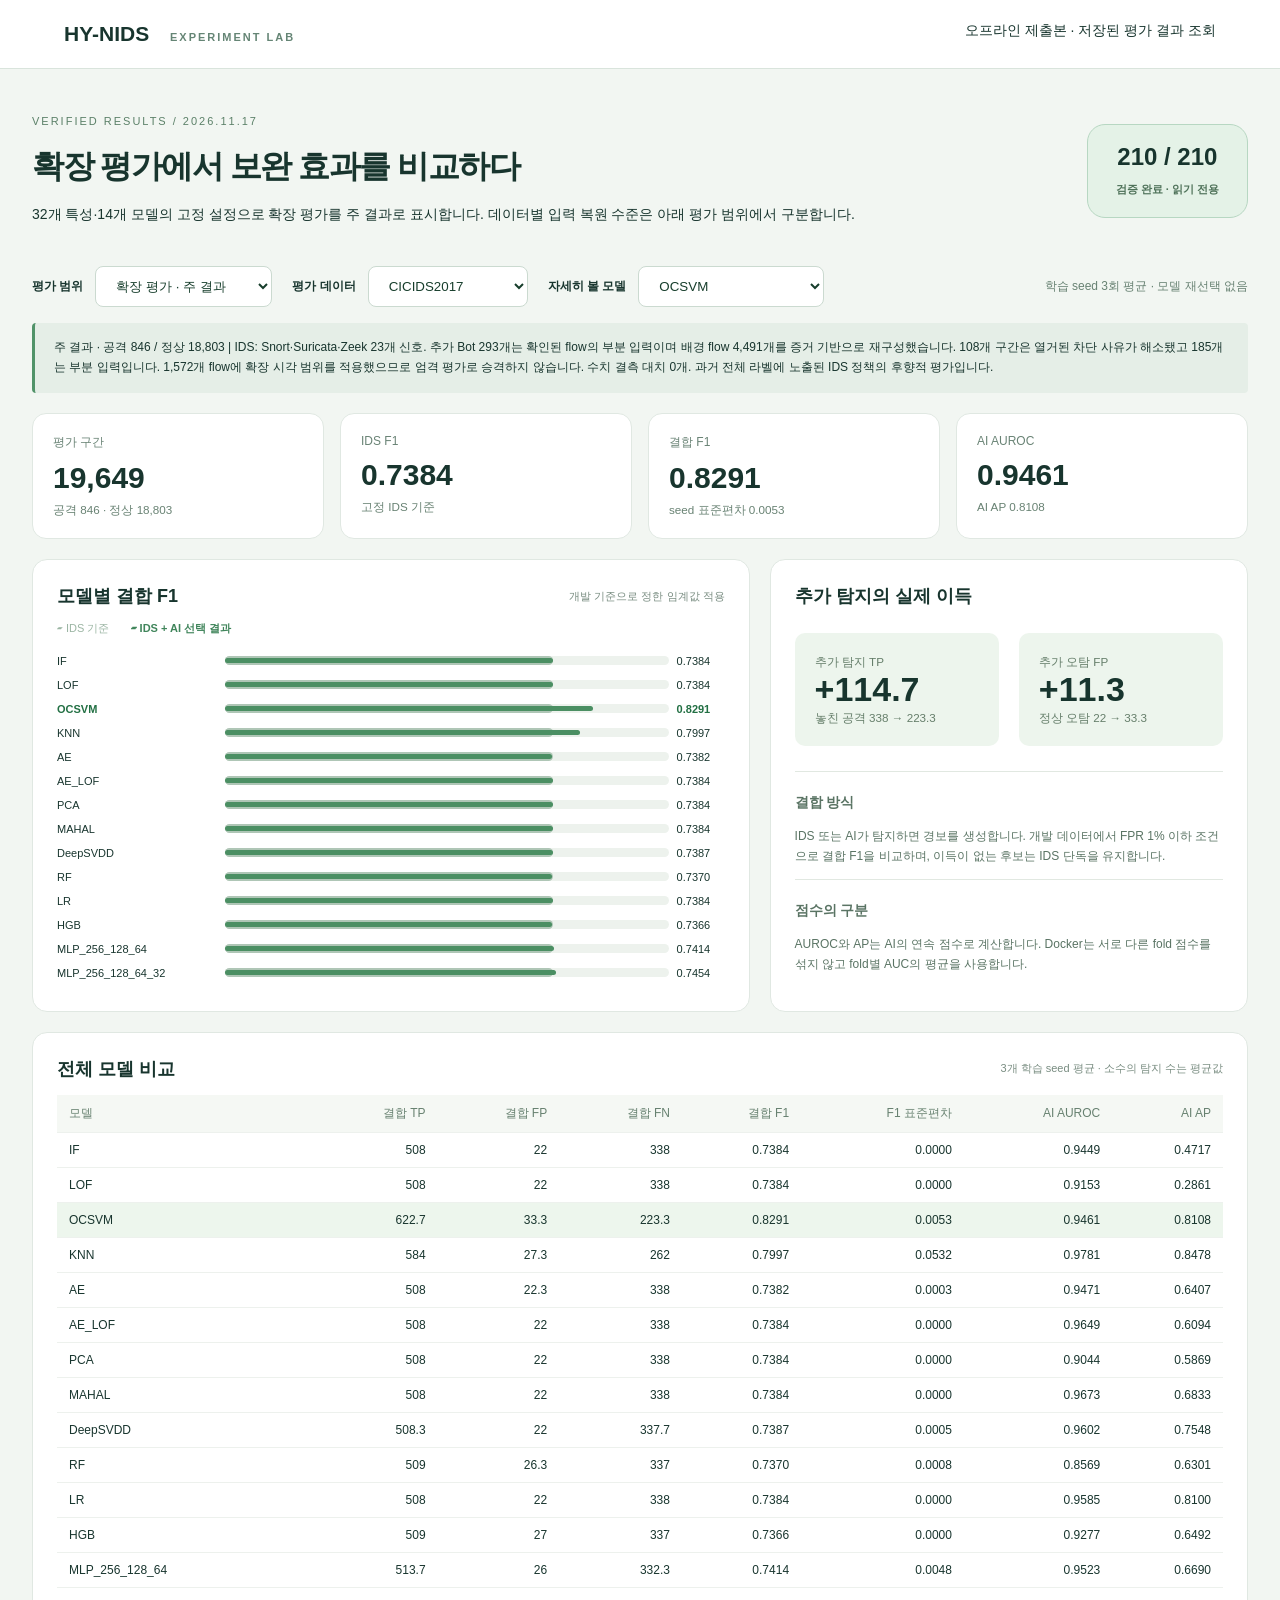
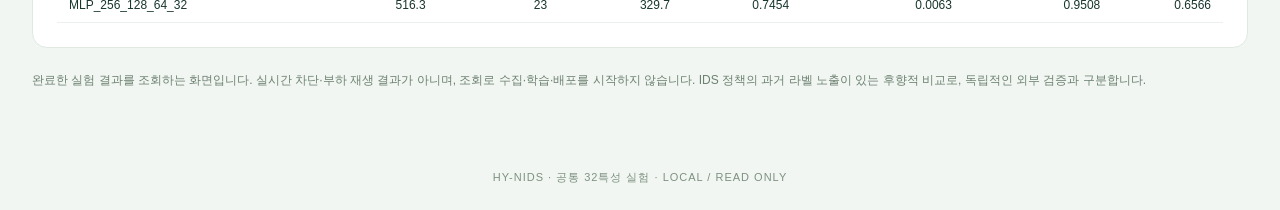
<file: hy-nids/dashboard.html>
<!doctype html><html lang="ko"><head><meta charset="utf-8"><meta name="viewport" content="width=device-width,initial-scale=1"><title>HY-NIDS · 통일 모델 비교</title><style>:root{font-family:'Malgun Gothic',sans-serif;color:#18352e;background:#f2f6f2;font-size:14px}*{box-sizing:border-box}body{margin:0}a{color:inherit;text-decoration:none}header{padding:22px 5%;display:flex;justify-content:space-between;border-bottom:1px solid #d9e4dc;background:white}.brand{font-weight:800;font-size:21px}.brand span{font-size:11px;letter-spacing:2px;margin-left:15px;color:#658575}main{max-width:1360px;margin:auto;padding:32px 32px}.intro{display:flex;justify-content:space-between;align-items:center}.eyebrow{font-size:11px;letter-spacing:2px;color:#5b8068}h1{font-size:32px;letter-spacing:-1.5px;margin:14px 0}h2{font-size:18px;margin:0}h3{font-size:14px}p{line-height:1.7}.badge{border:1px solid #b7d7c2;padding:18px 28px;border-radius:18px;text-align:center;font-size:24px;font-weight:bold;background:#e4f2e7}.badge small{font-size:11px;color:#4e7259}.controls{margin:26px 0 16px;display:flex;gap:20px;align-items:center}.controls label{display:flex;align-items:center;gap:12px;font-size:12px;font-weight:bold}select{border:1px solid #cbdad0;background:white;border-radius:8px;padding:11px 16px;color:#173e2c;min-width:160px}.controls>span{margin-left:auto;color:#688273;font-size:12px}.scope{padding:15px 19px;background:#e5eee7;border-left:3px solid #519369;border-radius:4px;line-height:1.65;font-size:12px}.cards{display:grid;grid-template-columns:repeat(4,1fr);gap:16px;margin:20px 0}.card{padding:20px;background:#fff;border:1px solid #e0e8e2;border-radius:14px}.card .label{color:#698375;font-size:12px}.card strong{display:block;font-size:30px;margin:10px 0 6px}.card small{color:#688273}.layout{display:grid;grid-template-columns:1.5fr 1fr;gap:20px}.layout>section,.tablepanel{background:white;border:1px solid #e0e8e2;border-radius:15px;padding:24px}.section-head{display:flex;align-items:center;justify-content:space-between}.section-head span{font-size:11px;color:#788c80}.legend{font-size:11px;color:#9bb5a3}.legend b{color:#40855b;margin-left:18px}.barrow{display:grid;grid-template-columns:160px 1fr 48px;gap:8px;align-items:center;height:24px;font-size:11px}.track{height:9px;background:#edf2ed;position:relative;border-radius:5px}.baseline,.hybrid{height:100%;position:absolute;left:0;border-radius:5px}.baseline{background:#afc6b6}.hybrid{background:#4b8f63;height:5px;top:2px}.barrow.active{font-weight:bold;color:#237044}.delta{display:flex;gap:20px;margin:25px 0}.delta div{flex:1;padding:20px;border-radius:10px;background:#edf5ed}.delta strong{display:block;font-size:34px}.delta small{color:#657e6a}.smallbox{padding-top:8px;border-top:1px solid #e1e8e1;color:#5a7464;font-size:12px}.tablepanel{margin-top:20px}.tablewrap{overflow-x:auto}table{width:100%;border-collapse:collapse;margin-top:14px;white-space:nowrap}th,td{text-align:right;padding:10px 12px;font-size:12px;border-bottom:1px solid #edf1ed}th:first-child,td:first-child{text-align:left}th{font-weight:500;color:#678170;background:#f5f8f4}tr.active{background:#edf6ed}.footnote{font-size:12px;line-height:1.8;color:#6c8171;padding:22px 0}footer{text-align:center;padding:25px;color:#7d9181;font-size:11px;letter-spacing:1px}#error{color:#955240}@media(max-width:760px){main{padding:20px 14px}h1{font-size:25px}.intro{display:block}.badge{display:none}.controls{flex-wrap:wrap;gap:12px}.controls>span{margin-left:0}.cards{grid-template-columns:1fr 1fr;gap:9px}.card{padding:15px}.card strong{font-size:25px}.layout{grid-template-columns:1fr}.section-head{gap:15px}.barrow{grid-template-columns:140px 1fr 40px}.brand span{display:none}header{font-size:11px}}

.footnote{overflow-wrap:anywhere}.layout>section{min-width:0}@media(max-width:760px){.delta{gap:10px}.delta div{min-width:0;padding:12px}.delta strong{font-size:27px}header{gap:14px;flex-wrap:wrap}}
</style></head><body><header><span class="brand">HY-NIDS <span>EXPERIMENT LAB</span></span><span>오프라인 제출본 · 저장된 평가 결과 조회</span></header><main><div class="intro"><div><p class="eyebrow">VERIFIED RESULTS / 2026.11.17</p><h1>확장 평가에서 보완 효과를 비교하다</h1><p>32개 특성·14개 모델의 고정 설정으로 확장 평가를 주 결과로 표시합니다. 데이터별 입력 복원 수준은 아래 평가 범위에서 구분합니다.</p></div><div class="badge">210 / 210<br><small>검증 완료 · 읽기 전용</small></div></div><div class="controls"><label>평가 범위<select id="cohort"><option value="expanded">확장 평가 · 주 결과</option><option value="strict">엄격 평가 · 보존 결과</option></select></label><label>평가 데이터<select id="dataset"><option>CICIDS2017</option><option>CICDDoS2019</option><option>Docker18</option></select></label><label>자세히 볼 모델<select id="model"></select></label><span>학습 seed 3회 평균 · 모델 재선택 없음</span></div><div id="error" role="status">검증된 결과를 불러오는 중입니다.</div><div id="content" hidden><div class="scope" id="scope"></div><div class="cards" id="cards"></div><div class="layout"><section><div class="section-head"><h2>모델별 결합 F1</h2><span>개발 기준으로 정한 임계값 적용</span></div><p class="legend">▰ IDS 기준 <b>▰ IDS + AI 선택 결과</b></p><div id="bars"></div></section><section><div class="section-head"><h2>추가 탐지의 실제 이득</h2></div><div id="benefit"></div><div class="smallbox"><h3>결합 방식</h3><p>IDS 또는 AI가 탐지하면 경보를 생성합니다. 개발 데이터에서 FPR 1% 이하 조건으로 결합 F1을 비교하며, 이득이 없는 후보는 IDS 단독을 유지합니다.</p></div><div class="smallbox"><h3>점수의 구분</h3><p>AUROC와 AP는 AI의 연속 점수로 계산합니다. Docker는 서로 다른 fold 점수를 섞지 않고 fold별 AUC의 평균을 사용합니다.</p></div></section></div><section class="tablepanel"><div class="section-head"><h2>전체 모델 비교</h2><span>3개 학습 seed 평균 · 소수의 탐지 수는 평균값</span></div><div class="tablewrap"><table><thead><tr><th>모델</th><th>결합 TP</th><th>결합 FP</th><th>결합 FN</th><th>결합 F1</th><th>F1 표준편차</th><th>AI AUROC</th><th>AI AP</th></tr></thead><tbody id="table"></tbody></table></div></section><div class="footnote">완료한 실험 결과를 조회하는 화면입니다. 실시간 차단·부하 재생 결과가 아니며, 조회로 수집·학습·배포를 시작하지 않습니다. IDS 정책의 과거 라벨 노출이 있는 후향적 비교로, 독립적인 외부 검증과 구분합니다.</div></div></main><footer>HY-NIDS · 공통 32특성 실험 · LOCAL / READ ONLY</footer><script>const ARCHIVED={"/api/common32":{"status":"PASS","arms":210,"features":32,"seeds":[20261117,0,1],"rows":[{"dataset":"CICIDS2017","model":"IF","AUROC":0.9388057905807229,"AP":0.39528372379601007,"IDS":{"P":553.0,"N":18803.0,"TP":358.0,"FP":22.0,"FN":195.0,"TN":18781.0,"F1":0.767416934619507,"precision":0.9421052631578948,"recall":0.6473779385171791,"FPR":0.0011700260596713,"F1_std":0.0},"AI":{"P":553.0,"N":18803.0,"TP":116.33333333333333,"FP":20.666666666666668,"FN":436.6666666666667,"TN":18782.333333333332,"F1":0.3370126508967912,"precision":0.8494634846113719,"recall":0.21036769138034958,"FPR":0.0010991153893881334,"F1_std":0.018521004492289904},"hybrid":{"P":553.0,"N":18803.0,"TP":358.0,"FP":22.0,"FN":195.0,"TN":18781.0,"F1":0.767416934619507,"precision":0.9421052631578948,"recall":0.6473779385171791,"FPR":0.0011700260596713,"F1_std":0.0}},{"dataset":"CICIDS2017","model":"LOF","AUROC":0.9145119616395073,"AP":0.23123763193837946,"IDS":{"P":553.0,"N":18803.0,"TP":358.0,"FP":22.0,"FN":195.0,"TN":18781.0,"F1":0.767416934619507,"precision":0.9421052631578948,"recall":0.6473779385171791,"FPR":0.0011700260596713,"F1_std":0.0},"AI":{"P":553.0,"N":18803.0,"TP":0.0,"FP":0.3333333333333333,"FN":553.0,"TN":18802.666666666668,"F1":0.0,"precision":0.0,"recall":0.0,"FPR":1.7727667570777715e-05,"F1_std":0.0},"hybrid":{"P":553.0,"N":18803.0,"TP":358.0,"FP":22.0,"FN":195.0,"TN":18781.0,"F1":0.767416934619507,"precision":0.9421052631578948,"recall":0.6473779385171791,"FPR":0.0011700260596713,"F1_std":0.0}},{"dataset":"CICIDS2017","model":"OCSVM","AUROC":0.9362824991343736,"AP":0.7582044914299108,"IDS":{"P":553.0,"N":18803.0,"TP":358.0,"FP":22.0,"FN":195.0,"TN":18781.0,"F1":0.767416934619507,"precision":0.9421052631578948,"recall":0.6473779385171791,"FPR":0.0011700260596713,"F1_std":0.0},"AI":{"P":553.0,"N":18803.0,"TP":241.0,"FP":13.333333333333334,"FN":312.0,"TN":18789.666666666668,"F1":0.5970112157535503,"precision":0.9475764767336076,"recall":0.4358047016274864,"FPR":0.0007091067028310334,"F1_std":0.009034495573091675},"hybrid":{"P":553.0,"N":18803.0,"TP":427.0,"FP":33.333333333333336,"FN":126.0,"TN":18769.666666666668,"F1":0.842767725048367,"precision":0.9276131114205511,"recall":0.7721518987341772,"FPR":0.0017727667570777,"F1_std":0.0024048048085057575}},{"dataset":"CICIDS2017","model":"KNN","AUROC":0.9698025692423299,"AP":0.7785916675847221,"IDS":{"P":553.0,"N":18803.0,"TP":358.0,"FP":22.0,"FN":195.0,"TN":18781.0,"F1":0.767416934619507,"precision":0.9421052631578948,"recall":0.6473779385171791,"FPR":0.0011700260596713,"F1_std":0.0},"AI":{"P":553.0,"N":18803.0,"TP":314.6666666666667,"FP":38.666666666666664,"FN":238.33333333333334,"TN":18764.333333333332,"F1":0.6883197450403055,"precision":0.8986521233961321,"recall":0.5690174804098854,"FPR":0.0020564094382101664,"F1_std":0.08913864372863267},"hybrid":{"P":553.0,"N":18803.0,"TP":404.0,"FP":27.333333333333332,"FN":149.0,"TN":18775.666666666668,"F1":0.8195042248760968,"precision":0.9369500086734348,"recall":0.7305605786618444,"FPR":0.0014536687408037334,"F1_std":0.04513998017340097}},{"dataset":"CICIDS2017","model":"AE","AUROC":0.9384087613531205,"AP":0.5954245149349564,"IDS":{"P":553.0,"N":18803.0,"TP":358.0,"FP":22.0,"FN":195.0,"TN":18781.0,"F1":0.767416934619507,"precision":0.9421052631578948,"recall":0.6473779385171791,"FPR":0.0011700260596713,"F1_std":0.0},"AI":{"P":553.0,"N":18803.0,"TP":250.0,"FP":93.0,"FN":303.0,"TN":18710.0,"F1":0.5578062670379013,"precision":0.7282863239724596,"recall":0.4520795660036166,"FPR":0.004946019252246934,"F1_std":0.03735959327146224},"hybrid":{"P":553.0,"N":18803.0,"TP":358.0,"FP":22.333333333333332,"FN":195.0,"TN":18780.666666666668,"F1":0.7671430527727477,"precision":0.941281024082516,"recall":0.6473779385171791,"FPR":0.0011877537272420666,"F1_std":0.000474377273857878}},{"dataset":"CICIDS2017","model":"AE_LOF","AUROC":0.959362046961521,"AP":0.5331364364619421,"IDS":{"P":553.0,"N":18803.0,"TP":358.0,"FP":22.0,"FN":195.0,"TN":18781.0,"F1":0.767416934619507,"precision":0.9421052631578948,"recall":0.6473779385171791,"FPR":0.0011700260596713,"F1_std":0.0},"AI":{"P":553.0,"N":18803.0,"TP":231.66666666666666,"FP":90.66666666666667,"FN":321.3333333333333,"TN":18712.333333333332,"F1":0.528944558363448,"precision":0.7186384765332133,"recall":0.41892706449668476,"FPR":0.0048219255792514995,"F1_std":0.023989449353237664},"hybrid":{"P":553.0,"N":18803.0,"TP":358.0,"FP":22.0,"FN":195.0,"TN":18781.0,"F1":0.767416934619507,"precision":0.9421052631578948,"recall":0.6473779385171791,"FPR":0.0011700260596713,"F1_std":0.0}},{"dataset":"CICIDS2017","model":"PCA","AUROC":0.8779591460290809,"AP":0.4876085370835903,"IDS":{"P":553.0,"N":18803.0,"TP":358.0,"FP":22.0,"FN":195.0,"TN":18781.0,"F1":0.767416934619507,"precision":0.9421052631578948,"recall":0.6473779385171791,"FPR":0.0011700260596713,"F1_std":0.0},"AI":{"P":553.0,"N":18803.0,"TP":305.0,"FP":266.0,"FN":248.0,"TN":18537.0,"F1":0.5427046263345195,"precision":0.5341506129597198,"recall":0.5515370705244123,"FPR":0.0141466787214806,"F1_std":0.0},"hybrid":{"P":553.0,"N":18803.0,"TP":358.0,"FP":22.0,"FN":195.0,"TN":18781.0,"F1":0.767416934619507,"precision":0.9421052631578948,"recall":0.6473779385171791,"FPR":0.0011700260596713,"F1_std":0.0}},{"dataset":"CICIDS2017","model":"MAHAL","AUROC":0.9592808619377905,"AP":0.6019677370369807,"IDS":{"P":553.0,"N":18803.0,"TP":358.0,"FP":22.0,"FN":195.0,"TN":18781.0,"F1":0.767416934619507,"precision":0.9421052631578948,"recall":0.6473779385171791,"FPR":0.0011700260596713,"F1_std":0.0},"AI":{"P":553.0,"N":18803.0,"TP":245.0,"FP":77.0,"FN":308.0,"TN":18726.0,"F1":0.56,"precision":0.7608695652173912,"recall":0.4430379746835443,"FPR":0.0040950912088496,"F1_std":0.0},"hybrid":{"P":553.0,"N":18803.0,"TP":358.0,"FP":22.0,"FN":195.0,"TN":18781.0,"F1":0.767416934619507,"precision":0.9421052631578948,"recall":0.6473779385171791,"FPR":0.0011700260596713,"F1_std":0.0}},{"dataset":"CICIDS2017","model":"DeepSVDD","AUROC":0.9510030670147188,"AP":0.6791861571277562,"IDS":{"P":553.0,"N":18803.0,"TP":358.0,"FP":22.0,"FN":195.0,"TN":18781.0,"F1":0.767416934619507,"precision":0.9421052631578948,"recall":0.6473779385171791,"FPR":0.0011700260596713,"F1_std":0.0},"AI":{"P":553.0,"N":18803.0,"TP":273.0,"FP":70.0,"FN":280.0,"TN":18733.0,"F1":0.6045939978315814,"precision":0.8147112705887558,"recall":0.49367088607594933,"FPR":0.003722810189863266,"F1_std":0.07456781037173973},"hybrid":{"P":553.0,"N":18803.0,"TP":358.0,"FP":22.0,"FN":195.0,"TN":18781.0,"F1":0.767416934619507,"precision":0.9421052631578948,"recall":0.6473779385171791,"FPR":0.0011700260596713,"F1_std":0.0}},{"dataset":"CICIDS2017","model":"RF","AUROC":0.8553710681323633,"AP":0.5887754538547356,"IDS":{"P":553.0,"N":18803.0,"TP":358.0,"FP":22.0,"FN":195.0,"TN":18781.0,"F1":0.767416934619507,"precision":0.9421052631578948,"recall":0.6473779385171791,"FPR":0.0011700260596713,"F1_std":0.0},"AI":{"P":553.0,"N":18803.0,"TP":277.3333333333333,"FP":65.33333333333333,"FN":275.6666666666667,"TN":18737.666666666668,"F1":0.6188590564429117,"precision":0.8092575597699895,"recall":0.5015069318866787,"FPR":0.0034746228438723666,"F1_std":0.027016805700176536},"hybrid":{"P":553.0,"N":18803.0,"TP":358.0,"FP":26.333333333333332,"FN":195.0,"TN":18776.666666666668,"F1":0.7638704840415826,"precision":0.9314928850423362,"recall":0.6473779385171791,"FPR":0.0014004857380914002,"F1_std":0.0012442105849051017}},{"dataset":"CICIDS2017","model":"LR","AUROC":0.9438240348511199,"AP":0.7374708316027668,"IDS":{"P":553.0,"N":18803.0,"TP":358.0,"FP":22.0,"FN":195.0,"TN":18781.0,"F1":0.767416934619507,"precision":0.9421052631578948,"recall":0.6473779385171791,"FPR":0.0011700260596713,"F1_std":0.0},"AI":{"P":553.0,"N":18803.0,"TP":255.0,"FP":19.0,"FN":298.0,"TN":18784.0,"F1":0.6166868198307134,"precision":0.9306569343065694,"recall":0.4611211573236889,"FPR":0.0010104770515343,"F1_std":0.0},"hybrid":{"P":553.0,"N":18803.0,"TP":358.0,"FP":22.0,"FN":195.0,"TN":18781.0,"F1":0.767416934619507,"precision":0.9421052631578948,"recall":0.6473779385171791,"FPR":0.0011700260596713,"F1_std":0.0}},{"dataset":"CICIDS2017","model":"HGB","AUROC":0.9118968261287996,"AP":0.5712488532853472,"IDS":{"P":553.0,"N":18803.0,"TP":358.0,"FP":22.0,"FN":195.0,"TN":18781.0,"F1":0.767416934619507,"precision":0.9421052631578948,"recall":0.6473779385171791,"FPR":0.0011700260596713,"F1_std":0.0},"AI":{"P":553.0,"N":18803.0,"TP":110.0,"FP":7.0,"FN":443.0,"TN":18796.0,"F1":0.3283582089552239,"precision":0.94017094017094,"recall":0.1989150090415913,"FPR":0.0003722810189863,"F1_std":0.0},"hybrid":{"P":553.0,"N":18803.0,"TP":358.0,"FP":27.0,"FN":195.0,"TN":18776.0,"F1":0.7633262260127932,"precision":0.9298701298701298,"recall":0.6473779385171791,"FPR":0.0014359410732329,"F1_std":0.0}},{"dataset":"CICIDS2017","model":"MLP_256_128_64","AUROC":0.944238887918088,"AP":0.5829971838866167,"IDS":{"P":553.0,"N":18803.0,"TP":358.0,"FP":22.0,"FN":195.0,"TN":18781.0,"F1":0.767416934619507,"precision":0.9421052631578948,"recall":0.6473779385171791,"FPR":0.0011700260596713,"F1_std":0.0},"AI":{"P":553.0,"N":18803.0,"TP":144.66666666666666,"FP":6.0,"FN":408.3333333333333,"TN":18797.0,"F1":0.41080038659182044,"precision":0.9590136404543289,"recall":0.26160337552742613,"FPR":0.0003190980162739,"F1_std":0.03455565701066647},"hybrid":{"P":553.0,"N":18803.0,"TP":358.0,"FP":26.0,"FN":195.0,"TN":18777.0,"F1":0.764146097290736,"precision":0.9323296040272098,"recall":0.6473779385171791,"FPR":0.0013827580705206002,"F1_std":0.0024465848897789436}},{"dataset":"CICIDS2017","model":"MLP_256_128_64_32","AUROC":0.9412226999930148,"AP":0.5678886619418758,"IDS":{"P":553.0,"N":18803.0,"TP":358.0,"FP":22.0,"FN":195.0,"TN":18781.0,"F1":0.767416934619507,"precision":0.9421052631578948,"recall":0.6473779385171791,"FPR":0.0011700260596713,"F1_std":0.0},"AI":{"P":553.0,"N":18803.0,"TP":144.33333333333334,"FP":7.333333333333333,"FN":408.6666666666667,"TN":18795.666666666668,"F1":0.4091898885247141,"precision":0.9492468998001934,"recall":0.26100060277275466,"FPR":0.0003900086865570333,"F1_std":0.04414904187958369},"hybrid":{"P":553.0,"N":18803.0,"TP":358.3333333333333,"FP":23.0,"FN":194.66666666666666,"TN":18780.0,"F1":0.7670355913972332,"precision":0.9396895379810783,"recall":0.6479807112718506,"FPR":0.0012232090623836,"F1_std":0.001119346807290021}},{"dataset":"CICDDoS2019","model":"IF","AUROC":0.8727203065134099,"AP":0.09701994038390194,"IDS":{"P":165.0,"N":6380.0,"TP":161.0,"FP":0.0,"FN":4.0,"TN":6380.0,"F1":0.9877300613496932,"precision":1.0,"recall":0.9757575757575756,"FPR":0.0,"F1_std":0.0},"AI":{"P":165.0,"N":6380.0,"TP":0.0,"FP":37.333333333333336,"FN":165.0,"TN":6342.666666666667,"F1":0.0,"precision":0.0,"recall":0.0,"FPR":0.005851619644723033,"F1_std":0.0},"hybrid":{"P":165.0,"N":6380.0,"TP":161.0,"FP":0.0,"FN":4.0,"TN":6380.0,"F1":0.9877300613496932,"precision":1.0,"recall":0.9757575757575756,"FPR":0.0,"F1_std":0.0}},{"dataset":"CICDDoS2019","model":"LOF","AUROC":0.7389298945568538,"AP":0.0443477971938413,"IDS":{"P":165.0,"N":6380.0,"TP":161.0,"FP":0.0,"FN":4.0,"TN":6380.0,"F1":0.9877300613496932,"precision":1.0,"recall":0.9757575757575756,"FPR":0.0,"F1_std":0.0},"AI":{"P":165.0,"N":6380.0,"TP":0.0,"FP":174.0,"FN":165.0,"TN":6206.0,"F1":0.0,"precision":0.0,"recall":0.0,"FPR":0.0272727272727272,"F1_std":0.0},"hybrid":{"P":165.0,"N":6380.0,"TP":161.0,"FP":0.0,"FN":4.0,"TN":6380.0,"F1":0.9877300613496932,"precision":1.0,"recall":0.9757575757575756,"FPR":0.0,"F1_std":0.0}},{"dataset":"CICDDoS2019","model":"OCSVM","AUROC":0.9239906906051104,"AP":0.3386690812664697,"IDS":{"P":165.0,"N":6380.0,"TP":161.0,"FP":0.0,"FN":4.0,"TN":6380.0,"F1":0.9877300613496932,"precision":1.0,"recall":0.9757575757575756,"FPR":0.0,"F1_std":0.0},"AI":{"P":165.0,"N":6380.0,"TP":92.0,"FP":120.0,"FN":73.0,"TN":6260.0,"F1":0.4880636604774536,"precision":0.43396226415094336,"recall":0.5575757575757576,"FPR":0.018808777429467,"F1_std":0.0},"hybrid":{"P":165.0,"N":6380.0,"TP":161.0,"FP":0.0,"FN":4.0,"TN":6380.0,"F1":0.9877300613496932,"precision":1.0,"recall":0.9757575757575756,"FPR":0.0,"F1_std":0.0}},{"dataset":"CICDDoS2019","model":"KNN","AUROC":0.945421297615655,"AP":0.21656644787518178,"IDS":{"P":165.0,"N":6380.0,"TP":161.0,"FP":0.0,"FN":4.0,"TN":6380.0,"F1":0.9877300613496932,"precision":1.0,"recall":0.9757575757575756,"FPR":0.0,"F1_std":0.0},"AI":{"P":165.0,"N":6380.0,"TP":47.0,"FP":147.0,"FN":118.0,"TN":6233.0,"F1":0.2618384401114206,"precision":0.2422680412371134,"recall":0.2848484848484848,"FPR":0.023040752351097104,"F1_std":0.0},"hybrid":{"P":165.0,"N":6380.0,"TP":161.0,"FP":0.0,"FN":4.0,"TN":6380.0,"F1":0.9877300613496932,"precision":1.0,"recall":0.9757575757575756,"FPR":0.0,"F1_std":0.0}},{"dataset":"CICDDoS2019","model":"AE","AUROC":0.8802753237706216,"AP":0.12976699731600863,"IDS":{"P":165.0,"N":6380.0,"TP":161.0,"FP":0.0,"FN":4.0,"TN":6380.0,"F1":0.9877300613496932,"precision":1.0,"recall":0.9757575757575756,"FPR":0.0,"F1_std":0.0},"AI":{"P":165.0,"N":6380.0,"TP":16.666666666666668,"FP":90.0,"FN":148.33333333333334,"TN":6290.0,"F1":0.11984263436620683,"precision":0.1506820119352088,"recall":0.10101010101010098,"FPR":0.014106583072100267,"F1_std":0.051429905339910216},"hybrid":{"P":165.0,"N":6380.0,"TP":161.0,"FP":0.0,"FN":4.0,"TN":6380.0,"F1":0.9877300613496932,"precision":1.0,"recall":0.9757575757575756,"FPR":0.0,"F1_std":0.0}},{"dataset":"CICDDoS2019","model":"AE_LOF","AUROC":0.8788760647224597,"AP":0.13403901441567548,"IDS":{"P":165.0,"N":6380.0,"TP":161.0,"FP":0.0,"FN":4.0,"TN":6380.0,"F1":0.9877300613496932,"precision":1.0,"recall":0.9757575757575756,"FPR":0.0,"F1_std":0.0},"AI":{"P":165.0,"N":6380.0,"TP":37.666666666666664,"FP":154.66666666666666,"FN":127.33333333333333,"TN":6225.333333333333,"F1":0.20507241056515113,"precision":0.19593908629441623,"recall":0.22828282828282828,"FPR":0.0242424242424242,"F1_std":0.04111684029099848},"hybrid":{"P":165.0,"N":6380.0,"TP":161.0,"FP":0.0,"FN":4.0,"TN":6380.0,"F1":0.9877300613496932,"precision":1.0,"recall":0.9757575757575756,"FPR":0.0,"F1_std":0.0}},{"dataset":"CICDDoS2019","model":"PCA","AUROC":0.6798470599411038,"AP":0.0371859017686751,"IDS":{"P":165.0,"N":6380.0,"TP":161.0,"FP":0.0,"FN":4.0,"TN":6380.0,"F1":0.9877300613496932,"precision":1.0,"recall":0.9757575757575756,"FPR":0.0,"F1_std":0.0},"AI":{"P":165.0,"N":6380.0,"TP":0.0,"FP":74.0,"FN":165.0,"TN":6306.0,"F1":0.0,"precision":0.0,"recall":0.0,"FPR":0.0115987460815047,"F1_std":0.0},"hybrid":{"P":165.0,"N":6380.0,"TP":161.0,"FP":0.0,"FN":4.0,"TN":6380.0,"F1":0.9877300613496932,"precision":1.0,"recall":0.9757575757575756,"FPR":0.0,"F1_std":0.0}},{"dataset":"CICDDoS2019","model":"MAHAL","AUROC":0.9353671511351762,"AP":0.20383979779571818,"IDS":{"P":165.0,"N":6380.0,"TP":161.0,"FP":0.0,"FN":4.0,"TN":6380.0,"F1":0.9877300613496932,"precision":1.0,"recall":0.9757575757575756,"FPR":0.0,"F1_std":0.0},"AI":{"P":165.0,"N":6380.0,"TP":0.0,"FP":11.0,"FN":165.0,"TN":6369.0,"F1":0.0,"precision":0.0,"recall":0.0,"FPR":0.0017241379310344001,"F1_std":0.0},"hybrid":{"P":165.0,"N":6380.0,"TP":161.0,"FP":0.0,"FN":4.0,"TN":6380.0,"F1":0.9877300613496932,"precision":1.0,"recall":0.9757575757575756,"FPR":0.0,"F1_std":0.0}},{"dataset":"CICDDoS2019","model":"DeepSVDD","AUROC":0.9310591811532251,"AP":0.19190793327409705,"IDS":{"P":165.0,"N":6380.0,"TP":161.0,"FP":0.0,"FN":4.0,"TN":6380.0,"F1":0.9877300613496932,"precision":1.0,"recall":0.9757575757575756,"FPR":0.0,"F1_std":0.0},"AI":{"P":165.0,"N":6380.0,"TP":13.0,"FP":84.0,"FN":152.0,"TN":6296.0,"F1":0.10806967525444529,"precision":0.18021257245036373,"recall":0.07878787878787877,"FPR":0.0131661442006269,"F1_std":0.08939404545437254},"hybrid":{"P":165.0,"N":6380.0,"TP":161.0,"FP":14.666666666666666,"FN":4.0,"TN":6365.333333333333,"F1":0.9485767976565523,"precision":0.9284552845528454,"recall":0.9757575757575756,"FPR":0.0022988505747126332,"F1_std":0.06781544199866205}},{"dataset":"CICDDoS2019","model":"RF","AUROC":0.9897343339349609,"AP":0.8023362551745764,"IDS":{"P":165.0,"N":6380.0,"TP":161.0,"FP":0.0,"FN":4.0,"TN":6380.0,"F1":0.9877300613496932,"precision":1.0,"recall":0.9757575757575756,"FPR":0.0,"F1_std":0.0},"AI":{"P":165.0,"N":6380.0,"TP":79.66666666666667,"FP":15.666666666666666,"FN":85.33333333333333,"TN":6364.333333333333,"F1":0.6117499648483035,"precision":0.8354611406157798,"recall":0.48282828282828283,"FPR":0.0024555903866248334,"F1_std":0.030458451882302808},"hybrid":{"P":165.0,"N":6380.0,"TP":161.0,"FP":8.666666666666666,"FN":4.0,"TN":6371.333333333333,"F1":0.9625205543810194,"precision":0.9503188307657581,"recall":0.9757575757575756,"FPR":0.0013584117032392666,"F1_std":0.022927193565070673}},{"dataset":"CICDDoS2019","model":"LR","AUROC":0.9946091004084736,"AP":0.9162948411838188,"IDS":{"P":165.0,"N":6380.0,"TP":161.0,"FP":0.0,"FN":4.0,"TN":6380.0,"F1":0.9877300613496932,"precision":1.0,"recall":0.9757575757575756,"FPR":0.0,"F1_std":0.0},"AI":{"P":165.0,"N":6380.0,"TP":163.0,"FP":88.0,"FN":2.0,"TN":6292.0,"F1":0.7836538461538461,"precision":0.649402390438247,"recall":0.9878787878787879,"FPR":0.0137931034482758,"F1_std":0.0},"hybrid":{"P":165.0,"N":6380.0,"TP":165.0,"FP":29.0,"FN":0.0,"TN":6351.0,"F1":0.9192200557103064,"precision":0.8505154639175257,"recall":1.0,"FPR":0.0045454545454545,"F1_std":0.0}},{"dataset":"CICDDoS2019","model":"HGB","AUROC":0.9944352617079891,"AP":0.8703355179310274,"IDS":{"P":165.0,"N":6380.0,"TP":161.0,"FP":0.0,"FN":4.0,"TN":6380.0,"F1":0.9877300613496932,"precision":1.0,"recall":0.9757575757575756,"FPR":0.0,"F1_std":0.0},"AI":{"P":165.0,"N":6380.0,"TP":136.0,"FP":34.0,"FN":29.0,"TN":6346.0,"F1":0.8119402985074626,"precision":0.8000000000000002,"recall":0.8242424242424242,"FPR":0.0053291536050156,"F1_std":0.0},"hybrid":{"P":165.0,"N":6380.0,"TP":161.0,"FP":0.0,"FN":4.0,"TN":6380.0,"F1":0.9877300613496932,"precision":1.0,"recall":0.9757575757575756,"FPR":0.0,"F1_std":0.0}},{"dataset":"CICDDoS2019","model":"MLP_256_128_64","AUROC":0.9954754440961336,"AP":0.8673408277814517,"IDS":{"P":165.0,"N":6380.0,"TP":161.0,"FP":0.0,"FN":4.0,"TN":6380.0,"F1":0.9877300613496932,"precision":1.0,"recall":0.9757575757575756,"FPR":0.0,"F1_std":0.0},"AI":{"P":165.0,"N":6380.0,"TP":157.0,"FP":61.666666666666664,"FN":8.0,"TN":6318.333333333333,"F1":0.8183081306083713,"precision":0.7179048850722637,"recall":0.9515151515151515,"FPR":0.009665621734587166,"F1_std":0.014454952187526116},"hybrid":{"P":165.0,"N":6380.0,"TP":161.0,"FP":0.0,"FN":4.0,"TN":6380.0,"F1":0.9877300613496932,"precision":1.0,"recall":0.9757575757575756,"FPR":0.0,"F1_std":0.0}},{"dataset":"CICDDoS2019","model":"MLP_256_128_64_32","AUROC":0.9953806085937748,"AP":0.865096540830056,"IDS":{"P":165.0,"N":6380.0,"TP":161.0,"FP":0.0,"FN":4.0,"TN":6380.0,"F1":0.9877300613496932,"precision":1.0,"recall":0.9757575757575756,"FPR":0.0,"F1_std":0.0},"AI":{"P":165.0,"N":6380.0,"TP":152.0,"FP":58.666666666666664,"FN":13.0,"TN":6321.333333333333,"F1":0.8089344187414406,"precision":0.7215489480340965,"recall":0.9212121212121213,"FPR":0.0091954022988505,"F1_std":0.016126286707471214},"hybrid":{"P":165.0,"N":6380.0,"TP":161.0,"FP":0.0,"FN":4.0,"TN":6380.0,"F1":0.9877300613496932,"precision":1.0,"recall":0.9757575757575756,"FPR":0.0,"F1_std":0.0}},{"dataset":"Docker18","model":"IF","AUROC":0.7780656713332151,"AP":0.7706659461706331,"IDS":{"P":5400.0,"N":3762.0,"TP":2100.0,"FP":0.0,"FN":3300.0,"TN":3762.0,"F1":0.56,"precision":1.0,"recall":0.3888888888888889,"FPR":0.0,"F1_std":0.0},"AI":{"P":5400.0,"N":3762.0,"TP":0.0,"FP":8.666666666666666,"FN":5400.0,"TN":3753.3333333333335,"F1":0.0,"precision":0.0,"recall":0.0,"FPR":0.0023037391458443665,"F1_std":0.0},"hybrid":{"P":5400.0,"N":3762.0,"TP":2100.0,"FP":5.666666666666667,"FN":3300.0,"TN":3756.3333333333335,"F1":0.5595773760673329,"precision":0.9973126462308953,"recall":0.3888888888888889,"FPR":0.0015062909799751333,"F1_std":0.0003751978026698188}},{"dataset":"Docker18","model":"LOF","AUROC":0.8907727863429619,"AP":0.8882011883501816,"IDS":{"P":5400.0,"N":3762.0,"TP":2100.0,"FP":0.0,"FN":3300.0,"TN":3762.0,"F1":0.56,"precision":1.0,"recall":0.3888888888888889,"FPR":0.0,"F1_std":0.0},"AI":{"P":5400.0,"N":3762.0,"TP":830.0,"FP":92.0,"FN":4570.0,"TN":3670.0,"F1":0.262575134451123,"precision":0.9002169197396963,"recall":0.1537037037037037,"FPR":0.024455077086655997,"F1_std":0.0},"hybrid":{"P":5400.0,"N":3762.0,"TP":2700.0,"FP":92.0,"FN":2700.0,"TN":3670.0,"F1":0.6591796875,"precision":0.9670487106017193,"recall":0.5,"FPR":0.024455077086655997,"F1_std":0.0}},{"dataset":"Docker18","model":"OCSVM","AUROC":0.49153781971764426,"AP":0.6751986874724821,"IDS":{"P":5400.0,"N":3762.0,"TP":2100.0,"FP":0.0,"FN":3300.0,"TN":3762.0,"F1":0.56,"precision":1.0,"recall":0.3888888888888889,"FPR":0.0,"F1_std":0.0},"AI":{"P":5400.0,"N":3762.0,"TP":997.0,"FP":37.0,"FN":4403.0,"TN":3725.0,"F1":0.3099160708734846,"precision":0.9642166344294004,"recall":0.1846296296296296,"FPR":0.0098351940457203,"F1_std":0.0},"hybrid":{"P":5400.0,"N":3762.0,"TP":2250.0,"FP":15.0,"FN":3150.0,"TN":3747.0,"F1":0.5870841487279843,"precision":0.9933774834437085,"recall":0.4166666666666667,"FPR":0.003987240829346,"F1_std":0.0}},{"dataset":"Docker18","model":"KNN","AUROC":0.7758942495126706,"AP":0.8508212032699863,"IDS":{"P":5400.0,"N":3762.0,"TP":2100.0,"FP":0.0,"FN":3300.0,"TN":3762.0,"F1":0.56,"precision":1.0,"recall":0.3888888888888889,"FPR":0.0,"F1_std":0.0},"AI":{"P":5400.0,"N":3762.0,"TP":1830.0,"FP":135.0,"FN":3570.0,"TN":3627.0,"F1":0.49694501018329945,"precision":0.931297709923664,"recall":0.33888888888888885,"FPR":0.0358851674641148,"F1_std":6.798699777552591e-17},"hybrid":{"P":5400.0,"N":3762.0,"TP":3300.0,"FP":135.0,"FN":2100.0,"TN":3627.0,"F1":0.7470288624787776,"precision":0.960698689956332,"recall":0.6111111111111112,"FPR":0.0358851674641148,"F1_std":0.0}},{"dataset":"Docker18","model":"AE","AUROC":0.9053605991690786,"AP":0.9095822264246687,"IDS":{"P":5400.0,"N":3762.0,"TP":2100.0,"FP":0.0,"FN":3300.0,"TN":3762.0,"F1":0.56,"precision":1.0,"recall":0.3888888888888889,"FPR":0.0,"F1_std":0.0},"AI":{"P":5400.0,"N":3762.0,"TP":1832.0,"FP":114.0,"FN":3568.0,"TN":3648.0,"F1":0.49873958348822417,"precision":0.9413744677294901,"recall":0.3392592592592592,"FPR":0.030303030303030266,"F1_std":0.009563748735654055},"hybrid":{"P":5400.0,"N":3762.0,"TP":3150.0,"FP":105.0,"FN":2250.0,"TN":3657.0,"F1":0.7271087975780173,"precision":0.9678202354042318,"recall":0.5833333333333334,"FPR":0.027910685805422598,"F1_std":0.03781085960157854}},{"dataset":"Docker18","model":"AE_LOF","AUROC":0.9222074792761928,"AP":0.9161978127088332,"IDS":{"P":5400.0,"N":3762.0,"TP":2100.0,"FP":0.0,"FN":3300.0,"TN":3762.0,"F1":0.56,"precision":1.0,"recall":0.3888888888888889,"FPR":0.0,"F1_std":0.0},"AI":{"P":5400.0,"N":3762.0,"TP":1504.3333333333333,"FP":89.66666666666667,"FN":3895.6666666666665,"TN":3672.3333333333335,"F1":0.42975670679229877,"precision":0.9440584760329567,"recall":0.27858024691358024,"FPR":0.023834839624313233,"F1_std":0.02951293705597449},"hybrid":{"P":5400.0,"N":3762.0,"TP":2300.0,"FP":26.0,"FN":3100.0,"TN":3736.0,"F1":0.59343604793348,"precision":0.9906407487401009,"recall":0.4259259259259259,"FPR":0.0069112174375332005,"F1_std":0.057912933825095825}},{"dataset":"Docker18","model":"PCA","AUROC":0.3388101778014058,"AP":0.4841059494730889,"IDS":{"P":5400.0,"N":3762.0,"TP":2100.0,"FP":0.0,"FN":3300.0,"TN":3762.0,"F1":0.56,"precision":1.0,"recall":0.3888888888888889,"FPR":0.0,"F1_std":0.0},"AI":{"P":5400.0,"N":3762.0,"TP":10.0,"FP":33.0,"FN":5390.0,"TN":3729.0,"F1":0.0036744442403086,"precision":0.2325581395348837,"recall":0.0018518518518518,"FPR":0.0087719298245614,"F1_std":0.0},"hybrid":{"P":5400.0,"N":3762.0,"TP":2100.0,"FP":18.0,"FN":3300.0,"TN":3744.0,"F1":0.5586592178770949,"precision":0.9915014164305948,"recall":0.3888888888888889,"FPR":0.0047846889952153,"F1_std":0.0}},{"dataset":"Docker18","model":"MAHAL","AUROC":0.7902075580365054,"AP":0.8201129347057048,"IDS":{"P":5400.0,"N":3762.0,"TP":2100.0,"FP":0.0,"FN":3300.0,"TN":3762.0,"F1":0.56,"precision":1.0,"recall":0.3888888888888889,"FPR":0.0,"F1_std":0.0},"AI":{"P":5400.0,"N":3762.0,"TP":1650.0,"FP":137.0,"FN":3750.0,"TN":3625.0,"F1":0.4591623765131487,"precision":0.923335198656967,"recall":0.3055555555555556,"FPR":0.0364167995746943,"F1_std":0.0},"hybrid":{"P":5400.0,"N":3762.0,"TP":2100.0,"FP":0.0,"FN":3300.0,"TN":3762.0,"F1":0.56,"precision":1.0,"recall":0.3888888888888889,"FPR":0.0,"F1_std":0.0}},{"dataset":"Docker18","model":"DeepSVDD","AUROC":0.9118333677909701,"AP":0.9062455267986519,"IDS":{"P":5400.0,"N":3762.0,"TP":2100.0,"FP":0.0,"FN":3300.0,"TN":3762.0,"F1":0.56,"precision":1.0,"recall":0.3888888888888889,"FPR":0.0,"F1_std":0.0},"AI":{"P":5400.0,"N":3762.0,"TP":1544.3333333333333,"FP":115.33333333333333,"FN":3855.6666666666665,"TN":3646.6666666666665,"F1":0.4372919114209193,"precision":0.93054699879009,"recall":0.2859876543209876,"FPR":0.030657451710083234,"F1_std":0.021403055379412225},"hybrid":{"P":5400.0,"N":3762.0,"TP":3100.0,"FP":115.33333333333333,"FN":2300.0,"TN":3646.6666666666665,"F1":0.7195569225915067,"precision":0.964164860509757,"recall":0.5740740740740741,"FPR":0.030657451710083234,"F1_std":0.012201980566565065}},{"dataset":"Docker18","model":"RF","AUROC":0.9515837222123773,"AP":0.95486287399654,"IDS":{"P":5400.0,"N":3762.0,"TP":2100.0,"FP":0.0,"FN":3300.0,"TN":3762.0,"F1":0.56,"precision":1.0,"recall":0.3888888888888889,"FPR":0.0,"F1_std":0.0},"AI":{"P":5400.0,"N":3762.0,"TP":1391.3333333333333,"FP":47.666666666666664,"FN":4008.6666666666665,"TN":3714.3333333333335,"F1":0.4068193305455245,"precision":0.9668422981185955,"recall":0.2576543209876543,"FPR":0.012670565302144167,"F1_std":0.01229583351839492},"hybrid":{"P":5400.0,"N":3762.0,"TP":2686.6666666666665,"FP":20.666666666666668,"FN":2713.3333333333335,"TN":3741.3333333333335,"F1":0.6627742110841868,"precision":0.992366595255486,"recall":0.49753086419753084,"FPR":0.005493531809321234,"F1_std":0.0006301037120245327}},{"dataset":"Docker18","model":"LR","AUROC":0.6839362189142891,"AP":0.8003367909475654,"IDS":{"P":5400.0,"N":3762.0,"TP":2100.0,"FP":0.0,"FN":3300.0,"TN":3762.0,"F1":0.56,"precision":1.0,"recall":0.3888888888888889,"FPR":0.0,"F1_std":0.0},"AI":{"P":5400.0,"N":3762.0,"TP":1110.0,"FP":120.0,"FN":4290.0,"TN":3642.0,"F1":0.334841628959276,"precision":0.9024390243902441,"recall":0.2055555555555555,"FPR":0.0318979266347687,"F1_std":0.0},"hybrid":{"P":5400.0,"N":3762.0,"TP":2250.0,"FP":60.0,"FN":3150.0,"TN":3702.0,"F1":0.5836575875486382,"precision":0.9740259740259741,"recall":0.4166666666666667,"FPR":0.0159489633173843,"F1_std":0.0}},{"dataset":"Docker18","model":"HGB","AUROC":0.8882177033492823,"AP":0.925294738490576,"IDS":{"P":5400.0,"N":3762.0,"TP":2100.0,"FP":0.0,"FN":3300.0,"TN":3762.0,"F1":0.56,"precision":1.0,"recall":0.3888888888888889,"FPR":0.0,"F1_std":0.0},"AI":{"P":5400.0,"N":3762.0,"TP":1025.0,"FP":12.0,"FN":4375.0,"TN":3750.0,"F1":0.3184713375796178,"precision":0.9884281581485052,"recall":0.1898148148148148,"FPR":0.0031897926634768,"F1_std":0.0},"hybrid":{"P":5400.0,"N":3762.0,"TP":2494.0,"FP":12.0,"FN":2906.0,"TN":3750.0,"F1":0.6309132304578801,"precision":0.9952114924181964,"recall":0.4618518518518518,"FPR":0.0031897926634768,"F1_std":0.0}},{"dataset":"Docker18","model":"MLP_256_128_64","AUROC":0.8582359905093823,"AP":0.8804750786761523,"IDS":{"P":5400.0,"N":3762.0,"TP":2100.0,"FP":0.0,"FN":3300.0,"TN":3762.0,"F1":0.56,"precision":1.0,"recall":0.3888888888888889,"FPR":0.0,"F1_std":0.0},"AI":{"P":5400.0,"N":3762.0,"TP":1721.3333333333333,"FP":121.66666666666667,"FN":3678.6666666666665,"TN":3640.3333333333335,"F1":0.47507715166799835,"precision":0.9339006865783689,"recall":0.3187654320987654,"FPR":0.032340953393584934,"F1_std":0.023027207875338688},"hybrid":{"P":5400.0,"N":3762.0,"TP":2450.0,"FP":75.0,"FN":2950.0,"TN":3687.0,"F1":0.6174932979377347,"precision":0.9707341916811071,"recall":0.4537037037037037,"FPR":0.0199362041467304,"F1_std":0.03770246448699625}},{"dataset":"Docker18","model":"MLP_256_128_64_32","AUROC":0.8567433349085395,"AP":0.8792734710846081,"IDS":{"P":5400.0,"N":3762.0,"TP":2100.0,"FP":0.0,"FN":3300.0,"TN":3762.0,"F1":0.56,"precision":1.0,"recall":0.3888888888888889,"FPR":0.0,"F1_std":0.0},"AI":{"P":5400.0,"N":3762.0,"TP":1552.6666666666667,"FP":108.0,"FN":3847.3333333333335,"TN":3654.0,"F1":0.4397687136403174,"precision":0.9349485052907275,"recall":0.2875308641975309,"FPR":0.028708133971291832,"F1_std":0.009339887237448968},"hybrid":{"P":5400.0,"N":3762.0,"TP":2350.0,"FP":61.333333333333336,"FN":3050.0,"TN":3700.6666666666665,"F1":0.6015743410363078,"precision":0.9745456603174585,"recall":0.4351851851851852,"FPR":0.016303384724437334,"F1_std":0.015583124171544109}}],"source_audit_sha256":"047fdf5640b2dc1f29383fcfeb59f5c53bedc2bc63692f6625f864b1db72e855"},"/api/extended2017":{"data":{"status":"PASS","rows":[{"baseline":"IDS15","model":"IF","TP":359.6666666666667,"FP":20.666666666666668,"FN":486.3333333333333,"F1":0.5865620752213337,"F1_std":0.004215328394954549,"AUROC":0.944866995764261,"AP":0.47168170034934226},{"baseline":"IDS23","model":"IF","TP":508.0,"FP":22.0,"FN":338.0,"F1":0.7383720930232558,"F1_std":0.0,"AUROC":0.944866995764261,"AP":0.47168170034934226},{"baseline":"IDS15","model":"LOF","TP":288.0,"FP":0.0,"FN":558.0,"F1":0.5079365079365079,"F1_std":0.0,"AUROC":0.915285899291677,"AP":0.2861377378848879},{"baseline":"IDS23","model":"LOF","TP":508.0,"FP":22.0,"FN":338.0,"F1":0.7383720930232558,"F1_std":0.0,"AUROC":0.915285899291677,"AP":0.2861377378848879},{"baseline":"IDS15","model":"OCSVM","TP":527.0,"FP":13.333333333333334,"FN":319.0,"F1":0.7602361715548964,"F1_std":0.010135374865249224,"AUROC":0.9460534293460457,"AP":0.8108349117818472},{"baseline":"IDS23","model":"OCSVM","TP":622.6666666666666,"FP":33.333333333333336,"FN":223.33333333333334,"F1":0.8291107459169075,"F1_std":0.00528426998674522,"AUROC":0.9460534293460457,"AP":0.8108349117818472},{"baseline":"IDS15","model":"KNN","TP":529.0,"FP":11.333333333333334,"FN":317.0,"F1":0.7631148881961209,"F1_std":0.00785778932181774,"AUROC":0.9781270128289221,"AP":0.8477563477967575},{"baseline":"IDS23","model":"KNN","TP":584.0,"FP":27.333333333333332,"FN":262.0,"F1":0.7997423819402201,"F1_std":0.05322167471494596,"AUROC":0.9781270128289221,"AP":0.8477563477967575},{"baseline":"IDS15","model":"AE","TP":343.3333333333333,"FP":19.333333333333332,"FN":502.6666666666667,"F1":0.5669671968503556,"F1_std":0.04587510094577259,"AUROC":0.9470912836998037,"AP":0.6407117640151121},{"baseline":"IDS23","model":"AE","TP":508.0,"FP":22.333333333333332,"FN":338.0,"F1":0.7381933537124296,"F1_std":0.0003095855676608883,"AUROC":0.9470912836998037,"AP":0.6407117640151121},{"baseline":"IDS15","model":"AE_LOF","TP":288.0,"FP":0.0,"FN":558.0,"F1":0.5079365079365079,"F1_std":0.0,"AUROC":0.9648730562796448,"AP":0.609436048042095},{"baseline":"IDS23","model":"AE_LOF","TP":508.0,"FP":22.0,"FN":338.0,"F1":0.7383720930232558,"F1_std":0.0,"AUROC":0.9648730562796448,"AP":0.609436048042095},{"baseline":"IDS15","model":"PCA","TP":291.0,"FP":0.0,"FN":555.0,"F1":0.5118733509234829,"F1_std":0.0,"AUROC":0.9044319671839499,"AP":0.5869448237821691},{"baseline":"IDS23","model":"PCA","TP":508.0,"FP":22.0,"FN":338.0,"F1":0.7383720930232558,"F1_std":0.0,"AUROC":0.9044319671839499,"AP":0.5869448237821691},{"baseline":"IDS15","model":"MAHAL","TP":294.0,"FP":0.0,"FN":552.0,"F1":0.5157894736842106,"F1_std":0.0,"AUROC":0.9672532261526096,"AP":0.6833251661547002},{"baseline":"IDS23","model":"MAHAL","TP":508.0,"FP":22.0,"FN":338.0,"F1":0.7383720930232558,"F1_std":0.0,"AUROC":0.9672532261526096,"AP":0.6833251661547002},{"baseline":"IDS15","model":"DeepSVDD","TP":485.3333333333333,"FP":14.0,"FN":360.6666666666667,"F1":0.7194472316486179,"F1_std":0.0629905303748781,"AUROC":0.9601750462585255,"AP":0.7548211217526754},{"baseline":"IDS23","model":"DeepSVDD","TP":508.3333333333333,"FP":22.0,"FN":337.6666666666667,"F1":0.7386774979874234,"F1_std":0.0005289769148222396,"AUROC":0.9601750462585255,"AP":0.7548211217526754},{"baseline":"IDS15","model":"RF","TP":334.6666666666667,"FP":5.0,"FN":511.3333333333333,"F1":0.5645173663991998,"F1_std":0.002199891166910234,"AUROC":0.8568886049109327,"AP":0.6300564052988414},{"baseline":"IDS23","model":"RF","TP":509.0,"FP":26.333333333333332,"FN":337.0,"F1":0.736969712573662,"F1_std":0.0008146855983226207,"AUROC":0.8568886049109327,"AP":0.6300564052988414},{"baseline":"IDS15","model":"LR","TP":574.0,"FP":19.0,"FN":272.0,"F1":0.7977762334954829,"F1_std":1.3597399555105182e-16,"AUROC":0.9585175093406578,"AP":0.809952348660718},{"baseline":"IDS23","model":"LR","TP":508.0,"FP":22.0,"FN":338.0,"F1":0.7383720930232558,"F1_std":0.0,"AUROC":0.9585175093406578,"AP":0.809952348660718},{"baseline":"IDS15","model":"HGB","TP":344.0,"FP":7.0,"FN":502.0,"F1":0.5747702589807853,"F1_std":0.0,"AUROC":0.9277083318403117,"AP":0.6491747768337689},{"baseline":"IDS23","model":"HGB","TP":509.0,"FP":27.0,"FN":337.0,"F1":0.7366136034732272,"F1_std":0.0,"AUROC":0.9277083318403117,"AP":0.6491747768337689},{"baseline":"IDS15","model":"MLP_256_128_64","TP":374.3333333333333,"FP":6.0,"FN":471.6666666666667,"F1":0.6101709813079398,"F1_std":0.028468790516279943,"AUROC":0.9523143763379308,"AP":0.6689657890680984},{"baseline":"IDS23","model":"MLP_256_128_64","TP":513.6666666666666,"FP":26.0,"FN":332.3333333333333,"F1":0.7413988605324345,"F1_std":0.004792057854703733,"AUROC":0.9523143763379308,"AP":0.6689657890680984},{"baseline":"IDS15","model":"MLP_256_128_64_32","TP":381.0,"FP":7.333333333333333,"FN":465.0,"F1":0.6170095404303808,"F1_std":0.032144165207037445,"AUROC":0.9508238587751138,"AP":0.6565674686421591},{"baseline":"IDS23","model":"MLP_256_128_64_32","TP":516.3333333333334,"FP":23.0,"FN":329.6666666666667,"F1":0.7454038298172332,"F1_std":0.006301326404256343,"AUROC":0.9508238587751138,"AP":0.6565674686421591}],"baselines":[{"baseline":"IDS15","scope":"additional293","P":293.0,"N":0.0,"TP":0.0,"FP":0.0,"FN":293.0,"TN":0.0,"F1":0.0},{"baseline":"IDS15","scope":"extended_known","P":846.0,"N":18803.0,"TP":288.0,"FP":0.0,"FN":558.0,"TN":18803.0,"F1":0.5079365079365079},{"baseline":"IDS15","scope":"strict","P":553.0,"N":18803.0,"TP":288.0,"FP":0.0,"FN":265.0,"TN":18803.0,"F1":0.6848989298454221},{"baseline":"IDS23","scope":"additional293","P":293.0,"N":0.0,"TP":150.0,"FP":0.0,"FN":143.0,"TN":0.0,"F1":0.6772009029345373},{"baseline":"IDS23","scope":"extended_known","P":846.0,"N":18803.0,"TP":508.0,"FP":22.0,"FN":338.0,"TN":18781.0,"F1":0.7383720930232558},{"baseline":"IDS23","scope":"strict","P":553.0,"N":18803.0,"TP":358.0,"FP":22.0,"FN":195.0,"TN":18781.0,"F1":0.767416934619507}],"recovery_status":"EVIDENCE_RECONSTRUCTED_EXPANDED_108_ENUMERATED_RESOLVED_185_PARTIAL_NOT_STRICT","source_metrics_sha256":"c5150cb7ada713ae30e1172ddf987b83a97ba95f95741ea168ce4322a003e327"}},"/api/extended2019":{"data":{"status":"PASS","rows":[{"branch":"stored_x_all_starting_flows","model":"IF","TP":946.0,"FP":0.0,"FN":14.0,"F1":0.9926547743966422,"F1_std":0.0,"AUROC":0.9511535614768373,"AP":0.7274812653132003},{"branch":"verified_membership_only_x_sensitivity","model":"IF","TP":946.0,"FP":0.0,"FN":14.0,"F1":0.9926547743966422,"F1_std":0.0,"AUROC":0.9304332658481366,"AP":0.652533544398627},{"branch":"stored_x_all_starting_flows","model":"LOF","TP":946.0,"FP":0.0,"FN":14.0,"F1":0.9926547743966422,"F1_std":0.0,"AUROC":0.845000571447231,"AP":0.3111848146943904},{"branch":"verified_membership_only_x_sensitivity","model":"LOF","TP":946.0,"FP":0.0,"FN":14.0,"F1":0.9926547743966422,"F1_std":0.0,"AUROC":0.821424454676071,"AP":0.2903963273518428},{"branch":"stored_x_all_starting_flows","model":"OCSVM","TP":946.0,"FP":0.0,"FN":14.0,"F1":0.9926547743966422,"F1_std":0.0,"AUROC":0.9785204414838035,"AP":0.9210693934536444},{"branch":"verified_membership_only_x_sensitivity","model":"OCSVM","TP":946.0,"FP":0.0,"FN":14.0,"F1":0.9926547743966422,"F1_std":0.0,"AUROC":0.9665435606060605,"AP":0.8914532937418316},{"branch":"stored_x_all_starting_flows","model":"KNN","TP":946.0,"FP":0.0,"FN":14.0,"F1":0.9926547743966422,"F1_std":0.0,"AUROC":0.9799626110240336,"AP":0.8834150598638587},{"branch":"verified_membership_only_x_sensitivity","model":"KNN","TP":946.0,"FP":0.0,"FN":14.0,"F1":0.9926547743966422,"F1_std":0.0,"AUROC":0.9717073210553814,"AP":0.8453184990457617},{"branch":"stored_x_all_starting_flows","model":"AE","TP":946.0,"FP":0.0,"FN":14.0,"F1":0.9926547743966422,"F1_std":0.0,"AUROC":0.9583736339690003,"AP":0.8239755225779192},{"branch":"verified_membership_only_x_sensitivity","model":"AE","TP":946.0,"FP":0.0,"FN":14.0,"F1":0.9926547743966422,"F1_std":0.0,"AUROC":0.9371705470654824,"AP":0.7607281020047251},{"branch":"stored_x_all_starting_flows","model":"AE_LOF","TP":946.0,"FP":0.0,"FN":14.0,"F1":0.9926547743966422,"F1_std":0.0,"AUROC":0.9579016457680251,"AP":0.7668758833282192},{"branch":"verified_membership_only_x_sensitivity","model":"AE_LOF","TP":946.0,"FP":0.0,"FN":14.0,"F1":0.9926547743966422,"F1_std":0.0,"AUROC":0.9370590060083596,"AP":0.713048599359631},{"branch":"stored_x_all_starting_flows","model":"PCA","TP":946.0,"FP":0.0,"FN":14.0,"F1":0.9926547743966422,"F1_std":0.0,"AUROC":0.8659216627481712,"AP":0.6204031551099242},{"branch":"verified_membership_only_x_sensitivity","model":"PCA","TP":946.0,"FP":0.0,"FN":14.0,"F1":0.9926547743966422,"F1_std":0.0,"AUROC":0.7933274555903868,"AP":0.5279278863105198},{"branch":"stored_x_all_starting_flows","model":"MAHAL","TP":946.0,"FP":0.0,"FN":14.0,"F1":0.9926547743966422,"F1_std":0.0,"AUROC":0.979574353448276,"AP":0.8895853422680272},{"branch":"verified_membership_only_x_sensitivity","model":"MAHAL","TP":946.0,"FP":0.0,"FN":14.0,"F1":0.9926547743966422,"F1_std":0.0,"AUROC":0.9706307144723096,"AP":0.8481866563805399},{"branch":"stored_x_all_starting_flows","model":"DeepSVDD","TP":946.3333333333334,"FP":14.666666666666666,"FN":13.666666666666666,"F1":0.9853645873390907,"F1_std":0.012626974380360324,"AUROC":0.9734730385754092,"AP":0.8553822512079211},{"branch":"verified_membership_only_x_sensitivity","model":"DeepSVDD","TP":946.3333333333334,"FP":14.666666666666666,"FN":13.666666666666666,"F1":0.9853645873390907,"F1_std":0.012626974380360324,"AUROC":0.9661292885754093,"AP":0.8247722561027375},{"branch":"stored_x_all_starting_flows","model":"RF","TP":946.0,"FP":8.666666666666666,"FN":14.0,"F1":0.9881732719429054,"F1_std":0.004161501978397621,"AUROC":0.9480445075757576,"AP":0.7431913286173565},{"branch":"verified_membership_only_x_sensitivity","model":"RF","TP":947.0,"FP":8.666666666666666,"FN":13.0,"F1":0.9887014572728859,"F1_std":0.004161558098454425,"AUROC":0.9658678922849182,"AP":0.8151376636688563},{"branch":"stored_x_all_starting_flows","model":"LR","TP":958.0,"FP":29.0,"FN":2.0,"F1":0.9840780688238316,"F1_std":0.0,"AUROC":0.7385864028213166,"AP":0.7300014522168135},{"branch":"verified_membership_only_x_sensitivity","model":"LR","TP":960.0,"FP":29.0,"FN":0.0,"F1":0.9851205746536684,"F1_std":0.0,"AUROC":0.7490930316091955,"AP":0.7479690167277063},{"branch":"stored_x_all_starting_flows","model":"HGB","TP":948.0,"FP":0.0,"FN":12.0,"F1":0.9937106918238993,"F1_std":1.3597399555105182e-16,"AUROC":0.9804377285788924,"AP":0.8841625932945868},{"branch":"verified_membership_only_x_sensitivity","model":"HGB","TP":946.0,"FP":0.0,"FN":14.0,"F1":0.9926547743966422,"F1_std":0.0,"AUROC":0.9835346460292579,"AP":0.9035638004090564},{"branch":"stored_x_all_starting_flows","model":"MLP_256_128_64","TP":946.0,"FP":0.0,"FN":14.0,"F1":0.9926547743966422,"F1_std":0.0,"AUROC":0.8605382488679901,"AP":0.7904071348777971},{"branch":"verified_membership_only_x_sensitivity","model":"MLP_256_128_64","TP":946.0,"FP":0.0,"FN":14.0,"F1":0.9926547743966422,"F1_std":0.0,"AUROC":0.871303253439568,"AP":0.8151159963551825},{"branch":"stored_x_all_starting_flows","model":"MLP_256_128_64_32","TP":946.0,"FP":0.0,"FN":14.0,"F1":0.9926547743966422,"F1_std":0.0,"AUROC":0.9038960455851619,"AP":0.8391471703828456},{"branch":"verified_membership_only_x_sensitivity","model":"MLP_256_128_64_32","TP":946.0,"FP":0.0,"FN":14.0,"F1":0.9926547743966422,"F1_std":0.0,"AUROC":0.9113586021856497,"AP":0.8534690870945165}],"strictP":165,"extendedP":960,"N":6380,"unknownExcluded":5364,"added":795,"imputed_cells":0,"model_seed_arms":42,"strict_prediction_parity_all":true,"source_metrics_sha256":"864fd57665c9f472a2ec88f43c47e90297838059b1c6721b9e558aed13a58509"}}};async function archivedFetch(path){return {ok:Object.hasOwn(ARCHIVED,path),json:async()=>ARCHIVED[path]}}
let data,strictData,expandedData;const $=id=>document.getElementById(id),fmt=(n,d=1)=>Number(n).toLocaleString('en-US',{maximumFractionDigits:d}),score=n=>Number(n).toFixed(4);const notes={CICIDS2017:'CICIDS2017 · IP별 1분 · 공격 553 / 정상 18,803 | IDS: Snort·Suricata·Zeek 23개 조건. 기존 전체 라벨로 최적화한 정책을 동일 시간 분리 코호트에 대응한 후향적 비교입니다.',CICDDoS2019:'CIC-DDoS2019 · 날짜 분리 · 공격 165 / 정상 6,380 | IDS: 고정 Zeek. 엄격한 입력 대응 기준을 통과한 공통 평가 구간입니다. 과거 정책 선정의 라벨 노출이 있습니다.',Docker18:'Docker 실험망 · 18개 공격 유형 · 공격 5,400 / 정상 3,762 | IDS: Snort 17 + Suricata 14 + Zeek 5 조건. 3개 capture-group fold의 중복 없는 OOF 합산, AUROC·AP는 fold 평균입니다.'};
function render(){data=$('cohort').value==='expanded'?expandedData:strictData;const rows=data.rows.filter(x=>x.dataset==$('dataset').value),r=rows.find(x=>x.model==$('model').value)||rows[0];$('scope').textContent=($('cohort').value==='expanded'?expandedNotes:notes)[r.dataset];$('cards').innerHTML=[['평가 구간',fmt(r.IDS.P+r.IDS.N,0),'공격 '+fmt(r.IDS.P,0)+' · 정상 '+fmt(r.IDS.N,0)],['IDS F1',score(r.IDS.F1),'고정 IDS 기준'],['결합 F1',score(r.hybrid.F1),'seed 표준편차 '+score(r.hybrid.F1_std)],['AI AUROC',score(r.AUROC),'AI AP '+score(r.AP)]].map(([l,v,s])=>`<article class="card"><div class="label">${l}</div><strong>${v}</strong><small>${s}</small></article>`).join('');$('benefit').innerHTML=`<div class="delta"><div><small>추가 탐지 TP</small><strong>+${fmt(r.hybrid.TP-r.IDS.TP)}</strong><small>놓친 공격 ${fmt(r.IDS.FN)} → ${fmt(r.hybrid.FN)}</small></div><div><small>추가 오탐 FP</small><strong>+${fmt(r.hybrid.FP-r.IDS.FP)}</strong><small>정상 오탐 ${fmt(r.IDS.FP)} → ${fmt(r.hybrid.FP)}</small></div></div>`;$('bars').innerHTML=rows.map(x=>`<div class="barrow ${x.model===r.model?'active':''}"><span>${x.model}</span><div class="track"><div class="baseline" style="width:${x.IDS.F1*100}%"></div><div class="hybrid" style="width:${x.hybrid.F1*100}%"></div></div><span>${score(x.hybrid.F1)}</span></div>`).join('');$('table').innerHTML=rows.map(x=>`<tr class="${x.model===r.model?'active':''}"><td>${x.model}</td><td>${fmt(x.hybrid.TP)}</td><td>${fmt(x.hybrid.FP)}</td><td>${fmt(x.hybrid.FN)}</td><td>${score(x.hybrid.F1)}</td><td>${score(x.hybrid.F1_std)}</td><td>${score(x.AUROC)}</td><td>${score(x.AP)}</td></tr>`).join('');document.querySelectorAll('.barrow').forEach((el,i)=>{el.querySelector('.baseline').style.width=rows[i].IDS.F1*100+'%';el.querySelector('.hybrid').style.width=rows[i].hybrid.F1*100+'%'})}
const expandedNotes={CICIDS2017:'주 결과 · 공격 846 / 정상 18,803 | IDS: Snort·Suricata·Zeek 23개 신호. 추가 Bot 293개는 확인된 flow의 부분 입력이며 배경 flow 4,491개를 증거 기반으로 재구성했습니다. 108개 구간은 열거된 차단 사유가 해소됐고 185개는 부분 입력입니다. 1,572개 flow에 확장 시각 범위를 적용했으므로 엄격 평가로 승격하지 않습니다. 수치 결측 대치 0개. 과거 전체 라벨에 노출된 IDS 정책의 후향적 평가입니다.',CICDDoS2019:'주 결과 · 공격 960 / 정상 6,380 | IDS: Zeek. 추가 공격 795개는 CSV 시작 flow 입력이며 일부 flow의 PCAP 대응은 미확정입니다. 수치 결측 대치 0개, 라벨 미확정 5,364개 제외. 검증 flow만 사용한 민감도는 별도 화면에서 확인합니다.',Docker18:notes.Docker18+' 공개 데이터 확장 평가와 입력 복원 수준이 같다는 의미는 아닙니다.'};async function boot(){try{const res=await archivedFetch('/api/common32');if(!res.ok)throw Error('검증된 결과를 불러오지 못했습니다.');strictData=await res.json();const responses=await Promise.all(['/api/extended2017','/api/extended2019'].map(x=>archivedFetch(x)));if(responses.some(x=>!x.ok))throw Error('확장 평가 무결성 확인 실패');const [a,b]=await Promise.all(responses.map(async x=>(await x.json()).data));expandedData=structuredClone(strictData);expandedData.rows=expandedData.rows.map(r=>{if(r.dataset==='Docker18')return r;const is17=r.dataset==='CICIDS2017',source=(is17?a:b).rows.find(x=>x.model===r.model&&(is17?x.baseline==='IDS23':x.branch==='stored_x_all_starting_flows'));if(!source)throw Error('확장 모델 결과 누락');const ids=is17?a.baselines.find(x=>x.baseline==='IDS23'&&x.scope==='extended_known'):{P:960,N:6380,TP:946,FP:0,FN:14,TN:6380,F1:1892/1906};return {...r,IDS:ids,hybrid:{...source,P:ids.P,N:ids.N},AUROC:source.AUROC,AP:source.AP}});data=expandedData;$('cohort').onchange=render;$('model').innerHTML=data.rows.filter(x=>x.dataset==='CICIDS2017').map(x=>`<option>${x.model}</option>`).join('');$('model').value='OCSVM';$('dataset').onchange=render;$('model').onchange=render;render();$('error').hidden=true;$('content').hidden=false}catch(e){$('error').textContent=e.message;$('content').hidden=true}}boot();
</script></body></html>
</file>
